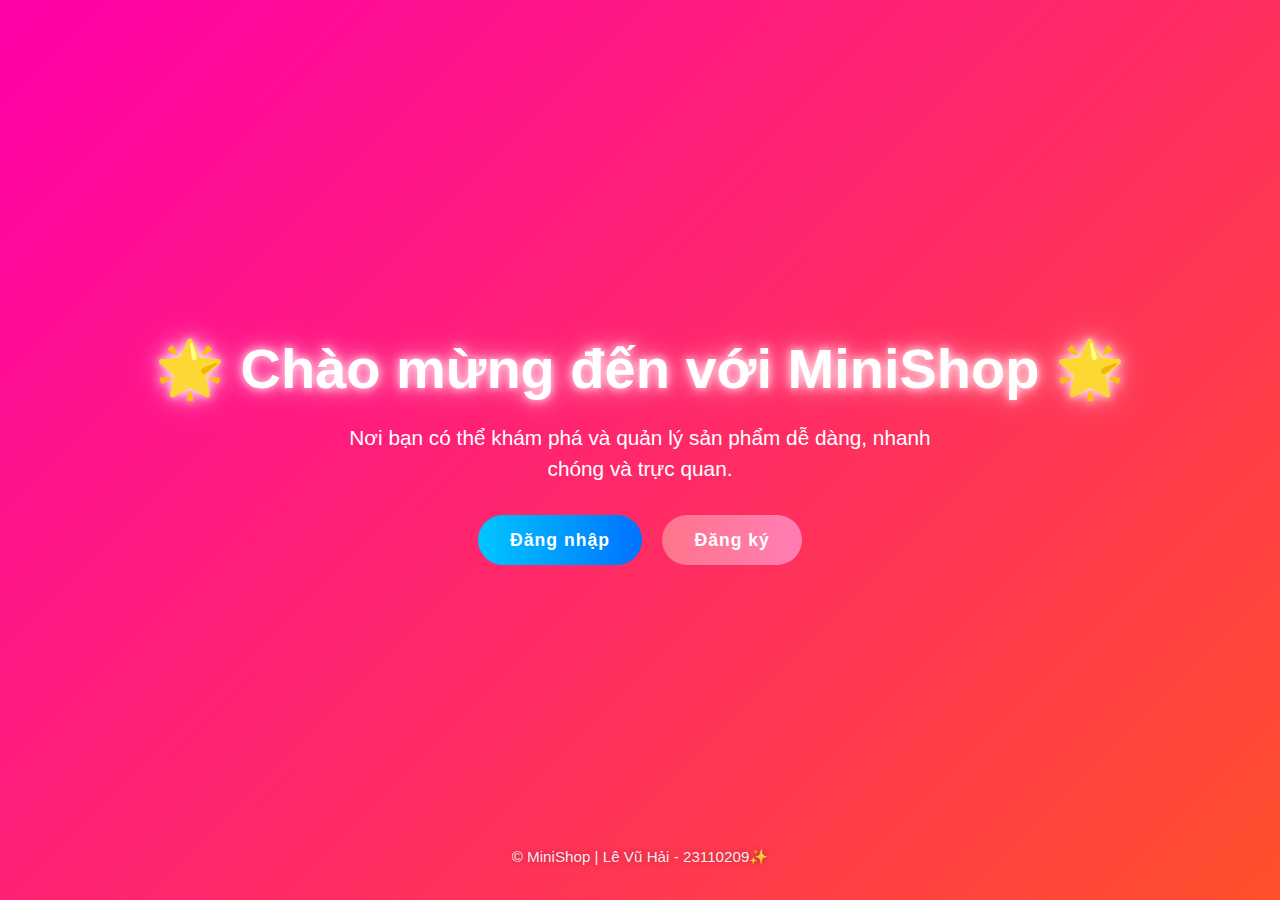
<file: src/main/resources/templates/index.html>
<!DOCTYPE html>
<html lang="vi" xmlns:th="http://www.thymeleaf.org">
<head>
  <meta charset="UTF-8">
  <meta name="viewport" content="width=device-width, initial-scale=1.0">
  <title>MiniShop - Trang Chủ</title>
  <link href="https://cdn.jsdelivr.net/npm/bootstrap@5.3.2/dist/css/bootstrap.min.css" rel="stylesheet">
  <style>
    /* Nền gradient động */
    body {
      margin: 0;
      font-family: 'Segoe UI', Tahoma, Geneva, Verdana, sans-serif;
      color: #fff;
      height: 100vh;
      overflow: hidden;
      background: linear-gradient(-45deg, #6a11cb, #2575fc, #ff6a00, #ff00aa);
      background-size: 400% 400%;
      animation: gradientMove 12s ease infinite;
    }
    @keyframes gradientMove {
      0% { background-position: 0% 50%; }
      50% { background-position: 100% 50%; }
      100% { background-position: 0% 50%; }
    }

    /* Hero section */
    .hero {
      height: 100vh;
      display: flex;
      flex-direction: column;
      justify-content: center;
      align-items: center;
      text-align: center;
      padding: 0 20px;
      z-index: 2;
      position: relative;
    }
    .hero h1 {
      font-size: 3.5rem;
      font-weight: 800;
      margin-bottom: 20px;
      color: #fff;
      text-shadow: 0 0 10px rgba(255,255,255,0.9),
                   0 0 20px rgba(255,255,255,0.6),
                   0 0 40px rgba(255,255,255,0.3);
      animation: glow 2.5s infinite alternate;
    }
    @keyframes glow {
      from { text-shadow: 0 0 10px #fff, 0 0 20px #6a11cb, 0 0 30px #2575fc; }
      to { text-shadow: 0 0 20px #fff, 0 0 30px #ff6a00, 0 0 40px #ff00aa; }
    }
    .hero p {
      font-size: 1.3rem;
      margin-bottom: 30px;
      max-width: 600px;
    }

    /* Nút custom */
    .btn-custom {
      padding: 12px 32px;
      font-size: 1.1rem;
      border-radius: 40px;
      font-weight: 600;
      letter-spacing: 1px;
      transition: all 0.4s ease;
      border: none;
    }
    .btn-login {
      background: linear-gradient(90deg, #00c6ff, #0072ff);
      color: #fff;
    }
    .btn-register {
      background: linear-gradient(90deg, #ff758c, #ff7eb3);
      color: #fff;
    }
    .btn-custom:hover {
      transform: scale(1.08) translateY(-2px);
      box-shadow: 0 8px 25px rgba(0,0,0,0.3);
    }

    /* Footer */
    footer {
      position: absolute;
      bottom: 15px;
      width: 100%;
      text-align: center;
      font-size: 0.95rem;
      color: rgba(255,255,255,0.9);
      text-shadow: 0 0 6px rgba(0,0,0,0.3);
    }
  </style>
</head>
<body>

  <div class="hero">
    <h1>🌟 Chào mừng đến với MiniShop 🌟</h1>
    <p>Nơi bạn có thể khám phá và quản lý sản phẩm dễ dàng, nhanh chóng và trực quan.</p>
    <div>
      <a href="/login" class="btn btn-custom btn-login me-3">Đăng nhập</a>
      <a href="/register" class="btn btn-custom btn-register">Đăng ký</a>
    </div>
  </div>

  <footer>
    <p>&copy; MiniShop | Lê Vũ Hải - 23110209✨</p>
  </footer>

  <script src="https://cdn.jsdelivr.net/npm/bootstrap@5.3.2/dist/js/bootstrap.bundle.min.js"></script>
</body>
</html>
</file>
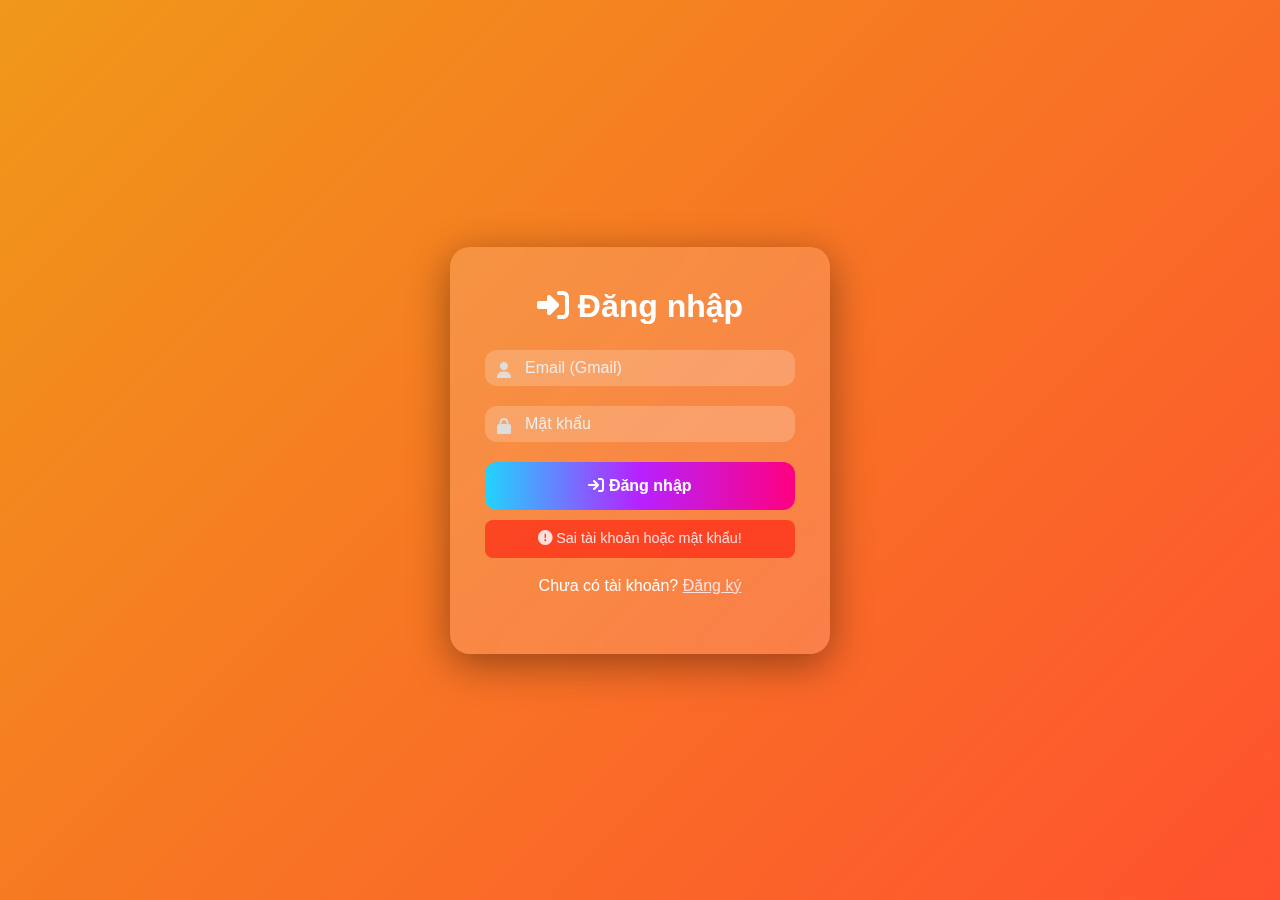
<file: src/main/resources/templates/login.html>
<!DOCTYPE html>
<html lang="vi" xmlns:th="http://www.thymeleaf.org">
<head>
  <meta charset="UTF-8">
  <title>Đăng nhập - MiniShop</title>
  <link rel="stylesheet" href="https://cdn.jsdelivr.net/npm/bootstrap@5.3.2/dist/css/bootstrap.min.css">
  <link rel="stylesheet" href="https://cdnjs.cloudflare.com/ajax/libs/font-awesome/6.5.0/css/all.min.css">

  <style>
    body {
      height: 100vh;
      margin: 0;
      display: flex;
      justify-content: center;
      align-items: center;
      background: linear-gradient(-45deg, #21d4fd, #b721ff, #ff0080, #ff512f, #f09819);
      background-size: 400% 400%;
      animation: gradientBG 12s ease infinite;
      font-family: 'Segoe UI', sans-serif;
    }
    @keyframes gradientBG {
      0% {background-position: 0% 50%;}
      50% {background-position: 100% 50%;}
      100% {background-position: 0% 50%;}
    }

    .login-container {
      background: rgba(255, 255, 255, 0.15);
      backdrop-filter: blur(18px);
      padding: 40px 35px;
      border-radius: 20px;
      box-shadow: 0px 10px 40px rgba(0,0,0,0.4);
      width: 380px;
      color: #fff;
      transition: transform 0.3s ease;
    }

    .login-container.shake {
      animation: shake 0.4s;
    }
    @keyframes shake {
      0% { transform: translateX(0); }
      25% { transform: translateX(-8px); }
      50% { transform: translateX(8px); }
      75% { transform: translateX(-8px); }
      100% { transform: translateX(0); }
    }

    h2 {
      text-align: center;
      margin-bottom: 25px;
      font-weight: 700;
      color: #fff;
    }

    .form-group { margin-bottom: 20px; position: relative; }
    .form-group i {
      position: absolute;
      top: 12px;
      left: 12px;
      color: #ddd;
    }
    .form-control {
      border-radius: 12px;
      padding-left: 40px;
      background: rgba(255,255,255,0.2);
      border: none;
      color: #fff;
    }
    .form-control::placeholder { color: #eee; }
    .form-control:focus {
      outline: none;
      box-shadow: 0 0 10px #21d4fd;
      background: rgba(255,255,255,0.3);
    }

    .btn-custom {
      width: 100%;
      padding: 12px;
      border-radius: 12px;
      background: linear-gradient(90deg, #21d4fd, #b721ff, #ff0080);
      color: #fff;
      font-weight: bold;
      border: none;
      transition: all 0.4s ease-in-out;
    }
    .btn-custom:hover {
      transform: scale(1.05);
      box-shadow: 0px 8px 25px rgba(0,0,0,0.4);
    }

    .error {
      color: #ffdede;
      background: rgba(255, 0, 0, 0.5);
      border-radius: 8px;
      padding: 8px;
      font-size: 0.9rem;
      margin-top: 10px;
      text-align: center;
      display: none;
    }

    .text-link { color: #ffdfdf; font-weight: 500; }
    .text-link:hover { text-decoration: underline; color: #fff; }
  </style>
</head>
<body>
<div class="login-container" id="loginBox">
  <h2><i class="fa-solid fa-right-to-bracket"></i> Đăng nhập</h2>

  <form id="loginForm" th:action="@{/login}" method="post">
    <div class="form-group">
      <i class="fa-solid fa-user"></i>
      <input type="text" id="username" name="username" class="form-control" placeholder="Email (Gmail)" required>
    </div>
    <div class="form-group">
      <i class="fa-solid fa-lock"></i>
      <input type="password" id="password" name="password" class="form-control" placeholder="Mật khẩu" required>
    </div>
    <p id="clientError" class="error"></p>

    <button type="submit" class="btn btn-custom">
      <i class="fa-solid fa-arrow-right-to-bracket"></i> Đăng nhập
    </button>
  </form>

  <!-- báo lỗi backend khi login sai -->
  <p th:if="${param.error}" class="error" style="display:block;">
    <i class="fa-solid fa-circle-exclamation"></i> Sai tài khoản hoặc mật khẩu!
  </p>

  <p class="mt-3 text-center">Chưa có tài khoản? 
    <a th:href="@{/register}" class="text-link">Đăng ký</a>
  </p>
</div>

<script>
document.getElementById("loginForm").addEventListener("submit", function(e) {
  const email = document.getElementById("username").value.trim();
  const pass = document.getElementById("password").value.trim();
  const errorEl = document.getElementById("clientError");
  const loginBox = document.getElementById("loginBox");
  let msg = "";

  if (!email.endsWith("@gmail.com")) {
    msg = "Email phải có đuôi @gmail.com";
  } else if (pass.length < 6) {
    msg = "Mật khẩu phải ít nhất 6 ký tự";
  }

  if (msg !== "") {
    e.preventDefault(); // chặn submit
    errorEl.innerText = msg;
    errorEl.style.display = "block";
    loginBox.classList.add("shake");

    setTimeout(() => loginBox.classList.remove("shake"), 500);
    // KHÔNG reset password, giữ nguyên để user sửa tiếp
  } else {
    errorEl.style.display = "none";
  }
});
</script>
</body>
</html>
</file>
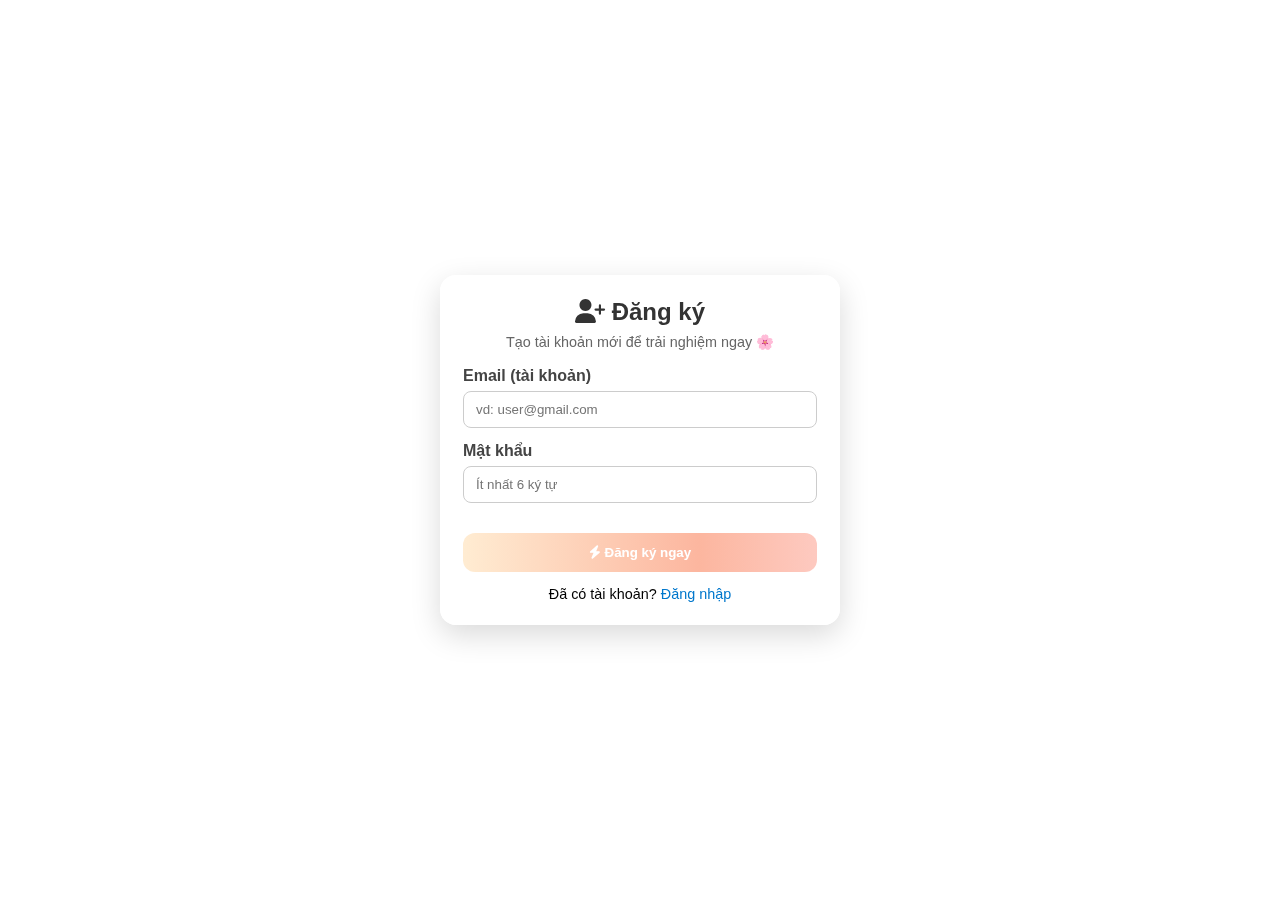
<file: src/main/resources/templates/register.html>
<!DOCTYPE html>
<html xmlns:th="http://www.thymeleaf.org" lang="vi">
<head>
  <meta charset="UTF-8" />
  <title>Đăng ký tài khoản</title>
  <meta name="viewport" content="width=device-width, initial-scale=1" />
  <link href="https://cdnjs.cloudflare.com/ajax/libs/font-awesome/6.5.0/css/all.min.css" rel="stylesheet">

  <style>
    :root {
      --card-w: 400px;
      --pad: 22px;
      --radius: 16px;
    }
    * { box-sizing: border-box; margin:0; padding:0 }
    html, body {
      height: 100%;
      font-family: "Poppins", Arial, sans-serif;
      overflow: hidden;
    }

    /* 🌈 Nền gradient pastel động */
    body {
      background: linear-gradient(-45deg, #fceabb, #f8b195, #c2ffd8, #a1c4fd, #fbc2eb);
      background-size: 600% 600%;
      animation: gradientMove 12s ease infinite;
    }
    @keyframes gradientMove {
      0% { background-position: 0% 50%; }
      50% { background-position: 100% 50%; }
      100% { background-position: 0% 50%; }
    }

    #fireworks { position: fixed; inset: 0; z-index: 0; }

    .wrapper {
      position: relative; z-index: 2;
      display: grid; place-items: center; height: 100%;
      padding: 16px;
    }

    .card {
      width: min(92vw, var(--card-w));
      background: rgba(255, 255, 255, 0.95);
      backdrop-filter: blur(18px);
      border-radius: var(--radius);
      padding: var(--pad);
      border: 1px solid rgba(255, 255, 255, 0.3);
      box-shadow: 0 10px 30px rgba(0,0,0,0.15);
      animation: fadein .7s ease;
    }
    @keyframes fadein {
      from { opacity: 0; transform: translateY(30px); }
      to { opacity: 1; transform: none; }
    }

    h2 {
      text-align: center; margin: 0 0 8px;
      color: #333; font-weight: 700;
    }
    .subtitle {
      text-align: center; font-size: .9rem; margin-bottom: 16px; color: #666;
    }

    .form-group { margin: 14px 0; }
    label { display: block; margin-bottom: 6px; font-weight: 600; color: #444; }
    input {
      width: 100%; padding: 10px 12px; border-radius: 8px;
      border: 1px solid #ccc; background: #fff; outline: none;
      transition: all .25s;
    }
    input:focus {
      border-color: #66d3ff;
      box-shadow: 0 0 0 3px rgba(102, 211, 255, 0.3);
    }

    .error {
      display: none;
      margin-top: 6px;
      padding: 6px 10px;
      border-radius: 6px;
      background: rgba(255, 0, 0, 0.08);
      color: #b30000;
      font-size: .85rem;
      animation: fadeError .3s ease;
    }
    @keyframes fadeError {
      from { opacity: 0; transform: translateY(-5px); }
      to { opacity: 1; transform: none; }
    }

    .btn {
      width: 100%; margin-top: 16px; padding: 12px;
      border: none; border-radius: 12px;
      font-weight: 700; cursor: pointer; color: #fff;
      background: linear-gradient(90deg, #ffecd2, #fcb69f, #ffdde1, #ee9ca7);
      background-size: 200% auto;
      transition: all .25s;
      animation: pulse 3s infinite alternate;
    }
    .btn:hover {
      background-position: right center;
      transform: translateY(-2px) scale(1.02);
      box-shadow: 0 6px 20px rgba(255, 154, 158, 0.4);
    }
    @keyframes pulse {
      0% { box-shadow: 0 0 5px #ffd1dc; }
      100% { box-shadow: 0 0 25px #ffd1dc; }
    }

    .foot { text-align: center; margin-top: 14px; font-size: .9rem; }
    .foot a { color: #0077cc; text-decoration: none; }
    .foot a:hover { text-decoration: underline; }
  </style>
</head>
<body>
  <canvas id="fireworks"></canvas>

  <div class="wrapper">
    <div class="card" id="cardBox">
      <h2><i class="fa-solid fa-user-plus"></i> Đăng ký</h2>
      <p class="subtitle">Tạo tài khoản mới để trải nghiệm ngay 🌸</p>

      <form th:action="@{/register}" method="post" th:object="${user}" id="registerForm">
        <div class="form-group">
          <label for="username">Email (tài khoản)</label>
          <input id="username" type="text" th:field="*{username}" placeholder="vd: user@gmail.com" maxlength="50" />
          <p class="error" id="emailError"><i class="fa-solid fa-circle-exclamation"></i> Email phải có dạng @gmail.com</p>
        </div>

        <div class="form-group">
          <label for="password">Mật khẩu</label>
          <input id="password" type="password" th:field="*{password}" placeholder="Ít nhất 6 ký tự" maxlength="30" />
          <p class="error" id="passError"><i class="fa-solid fa-lock"></i> Mật khẩu phải ≥ 6 ký tự</p>
        </div>

        <button class="btn" type="submit">
          <i class="fa-solid fa-bolt"></i> Đăng ký ngay
        </button>
      </form>

      <div class="foot">
        Đã có tài khoản? <a th:href="@{/login}">Đăng nhập</a>
      </div>
    </div>
  </div>

  <!-- Fireworks -->
  <script>
    (() => {
      const c=document.getElementById('fireworks'), ctx=c.getContext('2d');
      let W,H; function resize(){W=c.width=innerWidth; H=c.height=innerHeight;} resize();
      window.onresize=resize;
      const parts=[];
      function Fire(x,y,col){for(let i=0;i<70;i++){parts.push({x,y,vx:Math.cos(i)*Math.random()*4,vy:Math.sin(i)*Math.random()*4,life:80,col});}}
      function loop(){
        ctx.fillStyle="rgba(255,255,255,0.25)";
        ctx.fillRect(0,0,W,H);
        for(let i=parts.length-1;i>=0;i--){
          const p=parts[i]; p.x+=p.vx; p.y+=p.vy; p.vy+=0.05; p.life--;
          ctx.fillStyle=p.col; ctx.globalAlpha=p.life/80;
          ctx.beginPath(); ctx.arc(p.x,p.y,2,0,2*Math.PI); ctx.fill();
          if(p.life<=0) parts.splice(i,1);
        }
        requestAnimationFrame(loop);
      }
      loop();
      setInterval(()=>Fire(Math.random()*W,H*0.5,`hsl(${Math.random()*360},100%,70%)`),1200);
    })();

    // Realtime validate
    const emailInput = document.getElementById("username");
    const passInput = document.getElementById("password");
    const emailError = document.getElementById("emailError");
    const passError = document.getElementById("passError");
    const cardBox = document.getElementById("cardBox");

    function checkEmail() {
      if (!emailInput.value.endsWith("@gmail.com")) {
        emailError.style.display = "block";
      } else {
        emailError.style.display = "none";
      }
    }
    function checkPass() {
      if (passInput.value.length < 6) {
        passError.style.display = "block";
      } else {
        passError.style.display = "none";
      }
    }

    emailInput.addEventListener("input", checkEmail);
    passInput.addEventListener("input", checkPass);

    document.getElementById("registerForm").addEventListener("submit", function(e){
      checkEmail(); checkPass();
      if (emailError.style.display==="block" || passError.style.display==="block") {
        e.preventDefault();
      }
    });
  </script>
</body>
</html>
</file>
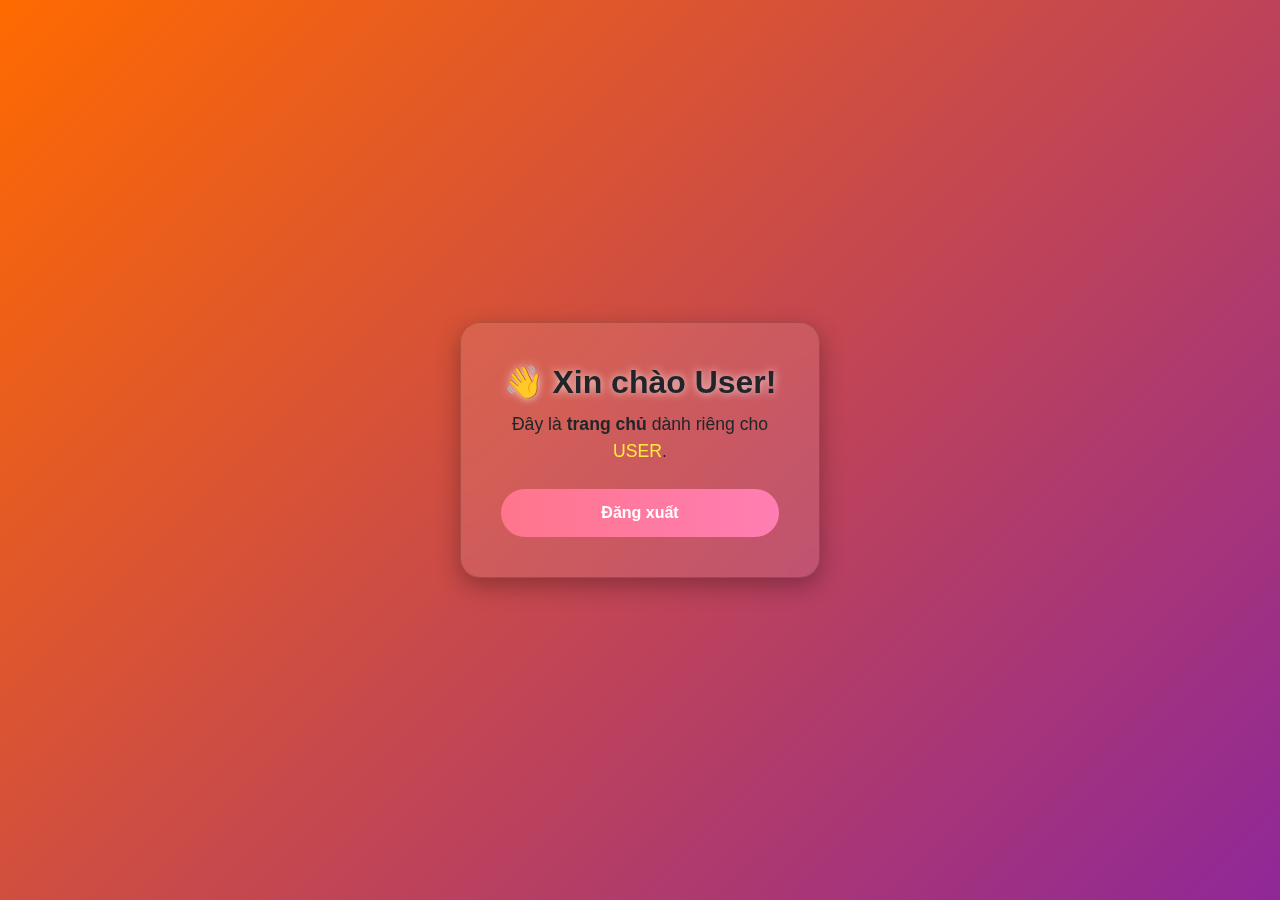
<file: src/main/resources/templates/user-home.html>
<!DOCTYPE html>
<html xmlns:th="http://www.thymeleaf.org" lang="vi">
<head>
    <meta charset="UTF-8">
    <title>MiniShop - User Home</title>
    <link href="https://cdn.jsdelivr.net/npm/bootstrap@5.3.2/dist/css/bootstrap.min.css" rel="stylesheet">
    <style>
        body {
            margin: 0;
            min-height: 100vh;
            font-family: 'Segoe UI', Tahoma, Geneva, Verdana, sans-serif;
            background: linear-gradient(-45deg, #00c6ff, #0072ff, #6a11cb, #ff6a00);
            background-size: 400% 400%;
            animation: gradientBG 12s ease infinite;
            display: flex;
            justify-content: center;
            align-items: center;
            color: #fff;
        }
        @keyframes gradientBG {
            0% {background-position: 0% 50%;}
            50% {background-position: 100% 50%;}
            100% {background-position: 0% 50%;}
        }

        .card {
            background: rgba(255,255,255,0.1);
            backdrop-filter: blur(14px);
            padding: 40px;
            border-radius: 20px;
            text-align: center;
            box-shadow: 0 8px 25px rgba(0,0,0,0.3);
            width: 360px;
            animation: fadeInUp 1s ease;
        }
        @keyframes fadeInUp {
            from {opacity:0; transform:translateY(30px);}
            to {opacity:1; transform:translateY(0);}
        }

        h2 {
            font-size: 2rem;
            font-weight: 700;
            margin-bottom: 10px;
            text-shadow: 0 0 8px rgba(255,255,255,0.8);
        }
        p {
            margin-bottom: 25px;
            font-size: 1.1rem;
        }

        .btn-logout {
            display: inline-block;
            padding: 12px 28px;
            border-radius: 30px;
            background: linear-gradient(90deg, #ff758c, #ff7eb3);
            color: #fff;
            font-weight: 600;
            text-decoration: none;
            transition: all 0.3s ease;
        }
        .btn-logout:hover {
            transform: scale(1.08);
            box-shadow: 0 6px 20px rgba(0,0,0,0.3);
            text-decoration: none;
        }
    </style>
</head>
<body>

<div class="card">
    <h2>👋 Xin chào User!</h2>
    <p>Đây là <b>trang chủ</b> dành riêng cho <span style="color:#ffeb3b;">USER</span>.</p>
    <a class="btn-logout" th:href="@{/logout}">Đăng xuất</a>
</div>

</body>
</html>
</file>
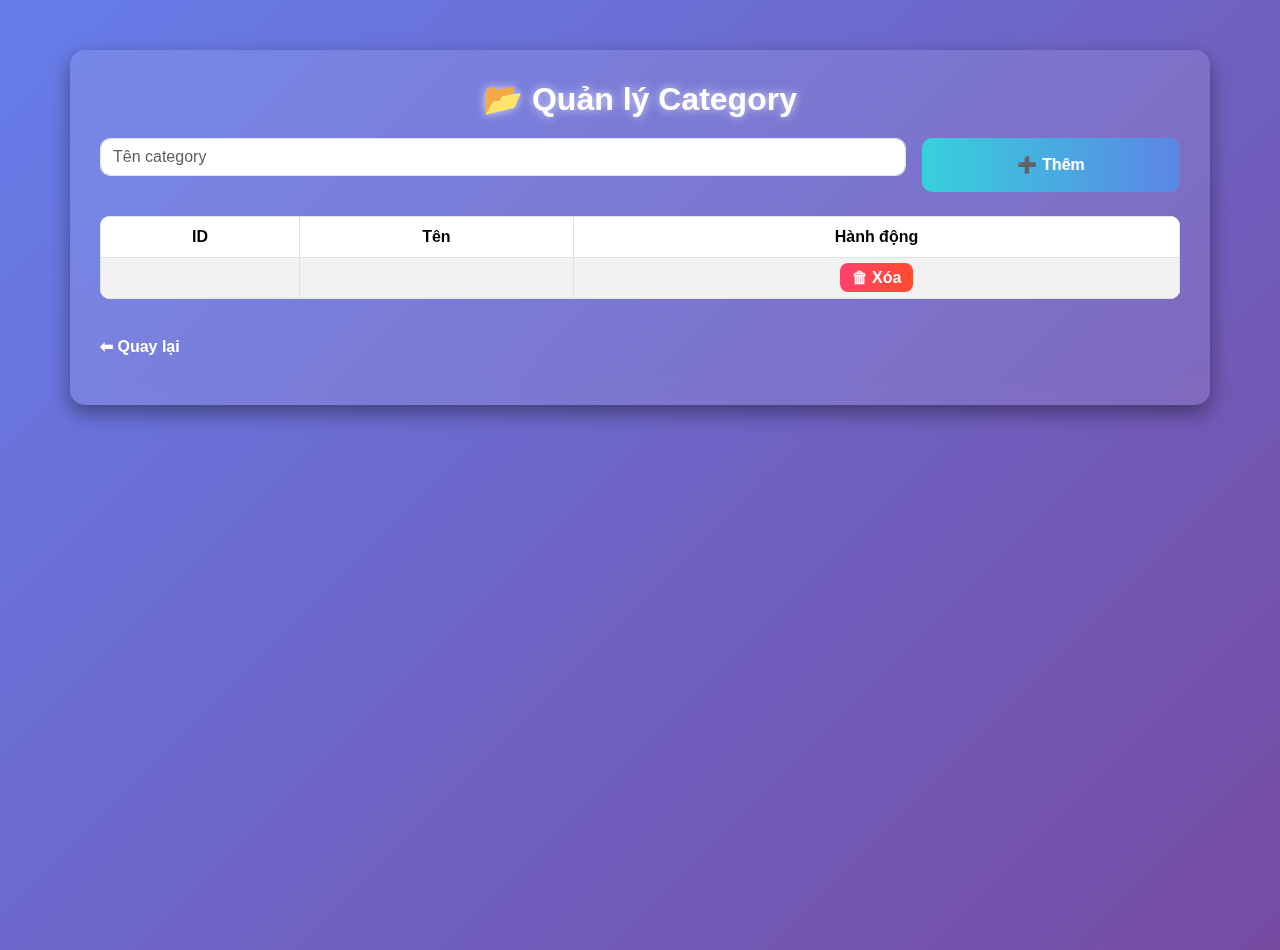
<file: src/main/resources/templates/admin/categories.html>
<!DOCTYPE html>
<html xmlns:th="http://www.thymeleaf.org" lang="vi">
<head>
    <meta charset="UTF-8">
    <title>Quản lý Category</title>
    <link href="https://cdn.jsdelivr.net/npm/bootstrap@5.3.2/dist/css/bootstrap.min.css" rel="stylesheet">
    <style>
        body {
            background: linear-gradient(135deg, #667eea, #764ba2);
            font-family: 'Segoe UI', Tahoma, Geneva, Verdana, sans-serif;
            min-height: 100vh;
            color: #fff;
        }
        .container {
            margin-top: 50px;
            background: rgba(255,255,255,0.1);
            backdrop-filter: blur(10px);
            padding: 30px;
            border-radius: 15px;
            box-shadow: 0 8px 20px rgba(0,0,0,0.4);
        }
        h2 {
            font-weight: bold;
            margin-bottom: 20px;
            text-align: center;
            text-shadow: 0 0 10px rgba(255,255,255,0.7);
        }
        .form-control, .btn {
            border-radius: 10px;
        }
        .btn-add {
            background: linear-gradient(90deg, #36d1dc, #5b86e5);
            border: none;
            font-weight: bold;
            color: #fff;
            transition: all 0.3s ease;
        }
        .btn-add:hover {
            transform: scale(1.05);
            box-shadow: 0 5px 15px rgba(0,0,0,0.3);
        }
        table {
            margin-top: 20px;
            background: #fff;
            color: #333;
            border-radius: 10px;
            overflow: hidden;
        }
        table th {
            background: #5b86e5;
            color: #fff;
        }
        table td, table th {
            padding: 12px;
            text-align: center;
        }
        .btn-delete {
            background: linear-gradient(90deg, #ff416c, #ff4b2b);
            border: none;
            padding: 6px 12px;
            border-radius: 8px;
            color: #fff;
            font-weight: bold;
            transition: 0.3s;
            text-decoration: none;
        }
        .btn-delete:hover {
            opacity: 0.9;
            transform: scale(1.05);
        }
        .back-link {
            display: inline-block;
            margin-top: 20px;
            color: #fff;
            text-decoration: none;
            font-weight: bold;
        }
        .back-link:hover {
            text-decoration: underline;
        }
    </style>
</head>
<body>
<div class="container">
    <h2>📂 Quản lý Category</h2>

    <form class="row g-3" th:action="@{/admin/categories/save}" method="post" th:object="${category}">
        <div class="col-md-9">
            <input type="text" class="form-control" th:field="*{name}" placeholder="Tên category">
            <p class="text-danger mt-1" th:if="${#fields.hasErrors('name')}" th:errors="*{name}"></p>
        </div>
        <div class="col-md-3 d-grid">
            <button type="submit" class="btn btn-add">➕ Thêm</button>
        </div>
    </form>

    <table class="table table-striped table-bordered mt-4">
        <thead>
        <tr>
            <th>ID</th>
            <th>Tên</th>
            <th>Hành động</th>
        </tr>
        </thead>
        <tbody>
        <tr th:each="c : ${categories}">
            <td th:text="${c.id}"></td>
            <td th:text="${c.name}"></td>
            <td>
                <a class="btn-delete" th:href="@{'/admin/categories/delete/' + ${c.id}}">🗑 Xóa</a>
            </td>
        </tr>
        </tbody>
    </table>

    <p><a class="back-link" th:href="@{/admin/home}">⬅ Quay lại</a></p>
</div>
</body>
</html>
</file>
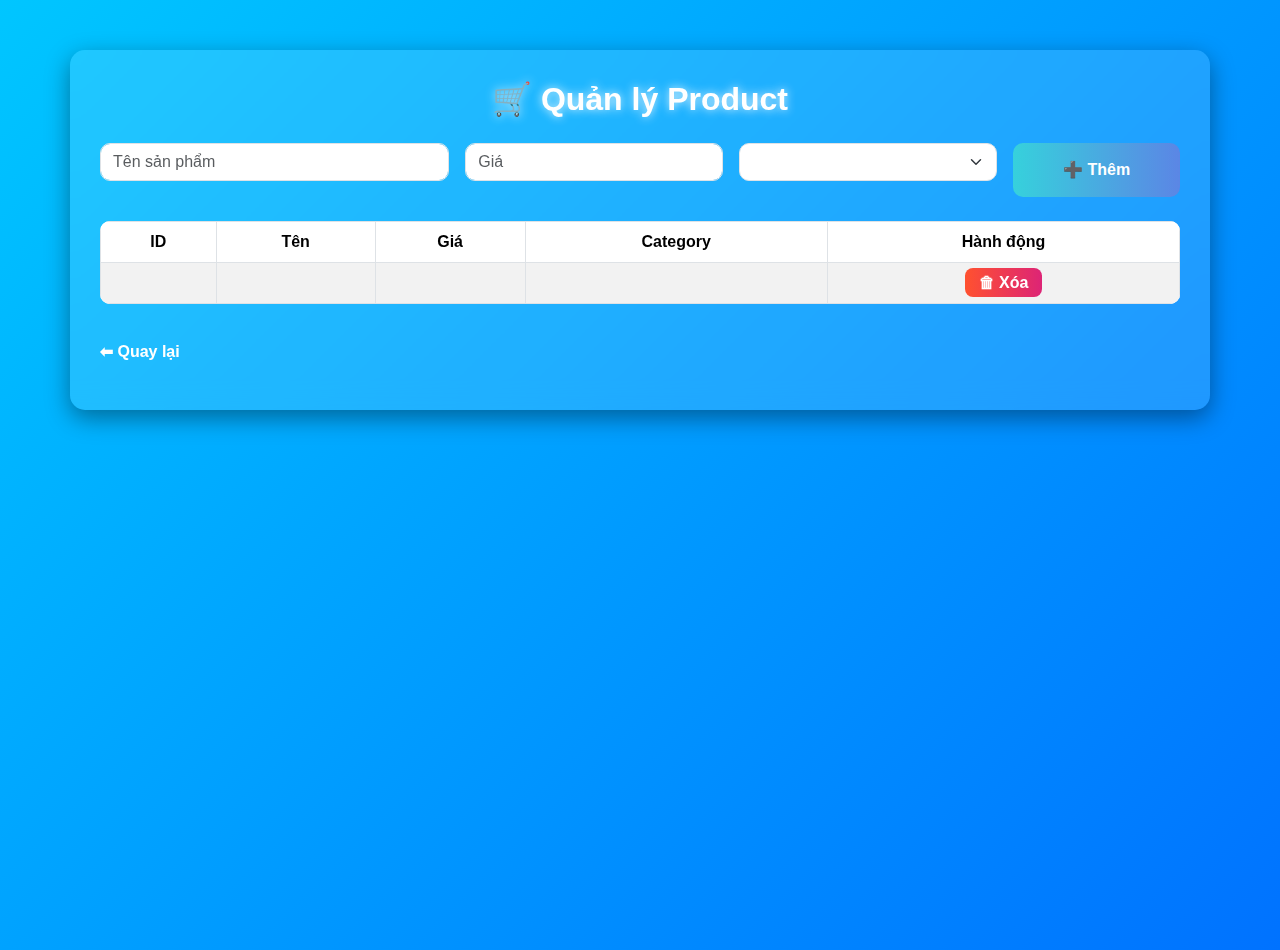
<file: src/main/resources/templates/admin/products.html>
<!DOCTYPE html>
<html xmlns:th="http://www.thymeleaf.org" lang="vi">
<head>
    <meta charset="UTF-8">
    <title>Quản lý Product</title>
    <link href="https://cdn.jsdelivr.net/npm/bootstrap@5.3.2/dist/css/bootstrap.min.css" rel="stylesheet">
    <style>
        body {
            background: linear-gradient(135deg, #00c6ff, #0072ff);
            font-family: 'Segoe UI', Tahoma, Geneva, Verdana, sans-serif;
            min-height: 100vh;
            color: #fff;
        }
        .container {
            margin-top: 50px;
            background: rgba(255, 255, 255, 0.12);
            backdrop-filter: blur(12px);
            padding: 30px;
            border-radius: 15px;
            box-shadow: 0 8px 25px rgba(0, 0, 0, 0.4);
        }
        h2 {
            font-weight: bold;
            margin-bottom: 25px;
            text-align: center;
            text-shadow: 0 0 10px rgba(255,255,255,0.9);
        }
        .form-control, .form-select, .btn {
            border-radius: 10px;
        }
        .btn-add {
            background: linear-gradient(90deg, #36d1dc, #5b86e5);
            border: none;
            font-weight: bold;
            color: #fff;
            transition: all 0.3s ease;
        }
        .btn-add:hover {
            transform: scale(1.05);
            box-shadow: 0 6px 18px rgba(0,0,0,0.3);
        }
        table {
            margin-top: 25px;
            background: #fff;
            color: #333;
            border-radius: 10px;
            overflow: hidden;
        }
        table th {
            background: #0072ff;
            color: #fff;
            text-align: center;
        }
        table td {
            text-align: center;
            vertical-align: middle;
        }
        .btn-delete {
            background: linear-gradient(90deg, #ff512f, #dd2476);
            border: none;
            padding: 6px 14px;
            border-radius: 8px;
            color: #fff;
            font-weight: bold;
            transition: 0.3s;
            text-decoration: none;
        }
        .btn-delete:hover {
            opacity: 0.9;
            transform: scale(1.08);
        }
        .back-link {
            display: inline-block;
            margin-top: 20px;
            color: #fff;
            font-weight: bold;
            text-decoration: none;
        }
        .back-link:hover {
            text-decoration: underline;
        }
    </style>
</head>
<body>
<div class="container">
    <h2>🛒 Quản lý Product</h2>

    <!-- Form thêm sản phẩm -->
    <form class="row g-3" th:action="@{/admin/products/save}" method="post" th:object="${product}">
        <div class="col-md-4">
            <input type="text" class="form-control" th:field="*{name}" placeholder="Tên sản phẩm">
            <p class="text-danger mt-1" th:if="${#fields.hasErrors('name')}" th:errors="*{name}"></p>
        </div>
        <div class="col-md-3">
            <input type="number" step="0.01" class="form-control" th:field="*{price}" placeholder="Giá">
            <p class="text-danger mt-1" th:if="${#fields.hasErrors('price')}" th:errors="*{price}"></p>
        </div>
        <div class="col-md-3">
            <select class="form-select" th:field="*{category}">
                <option th:each="cat : ${categories}" th:value="${cat}" th:text="${cat.name}"></option>
            </select>
        </div>
        <div class="col-md-2 d-grid">
            <button type="submit" class="btn btn-add">➕ Thêm</button>
        </div>
    </form>

    <!-- Danh sách sản phẩm -->
    <table class="table table-striped table-bordered mt-4">
        <thead>
        <tr>
            <th>ID</th>
            <th>Tên</th>
            <th>Giá</th>
            <th>Category</th>
            <th>Hành động</th>
        </tr>
        </thead>
        <tbody>
        <tr th:each="p : ${products}">
            <td th:text="${p.id}"></td>
            <td th:text="${p.name}"></td>
            <td th:text="${p.price}"></td>
            <td th:text="${p.category.name}"></td>
            <td>
                <a class="btn-delete" th:href="@{'/admin/products/delete/' + ${p.id}}">🗑 Xóa</a>
            </td>
        </tr>
        </tbody>
    </table>

    <p><a class="back-link" th:href="@{/admin/home}">⬅ Quay lại</a></p>
</div>
</body>
</html>
</file>
